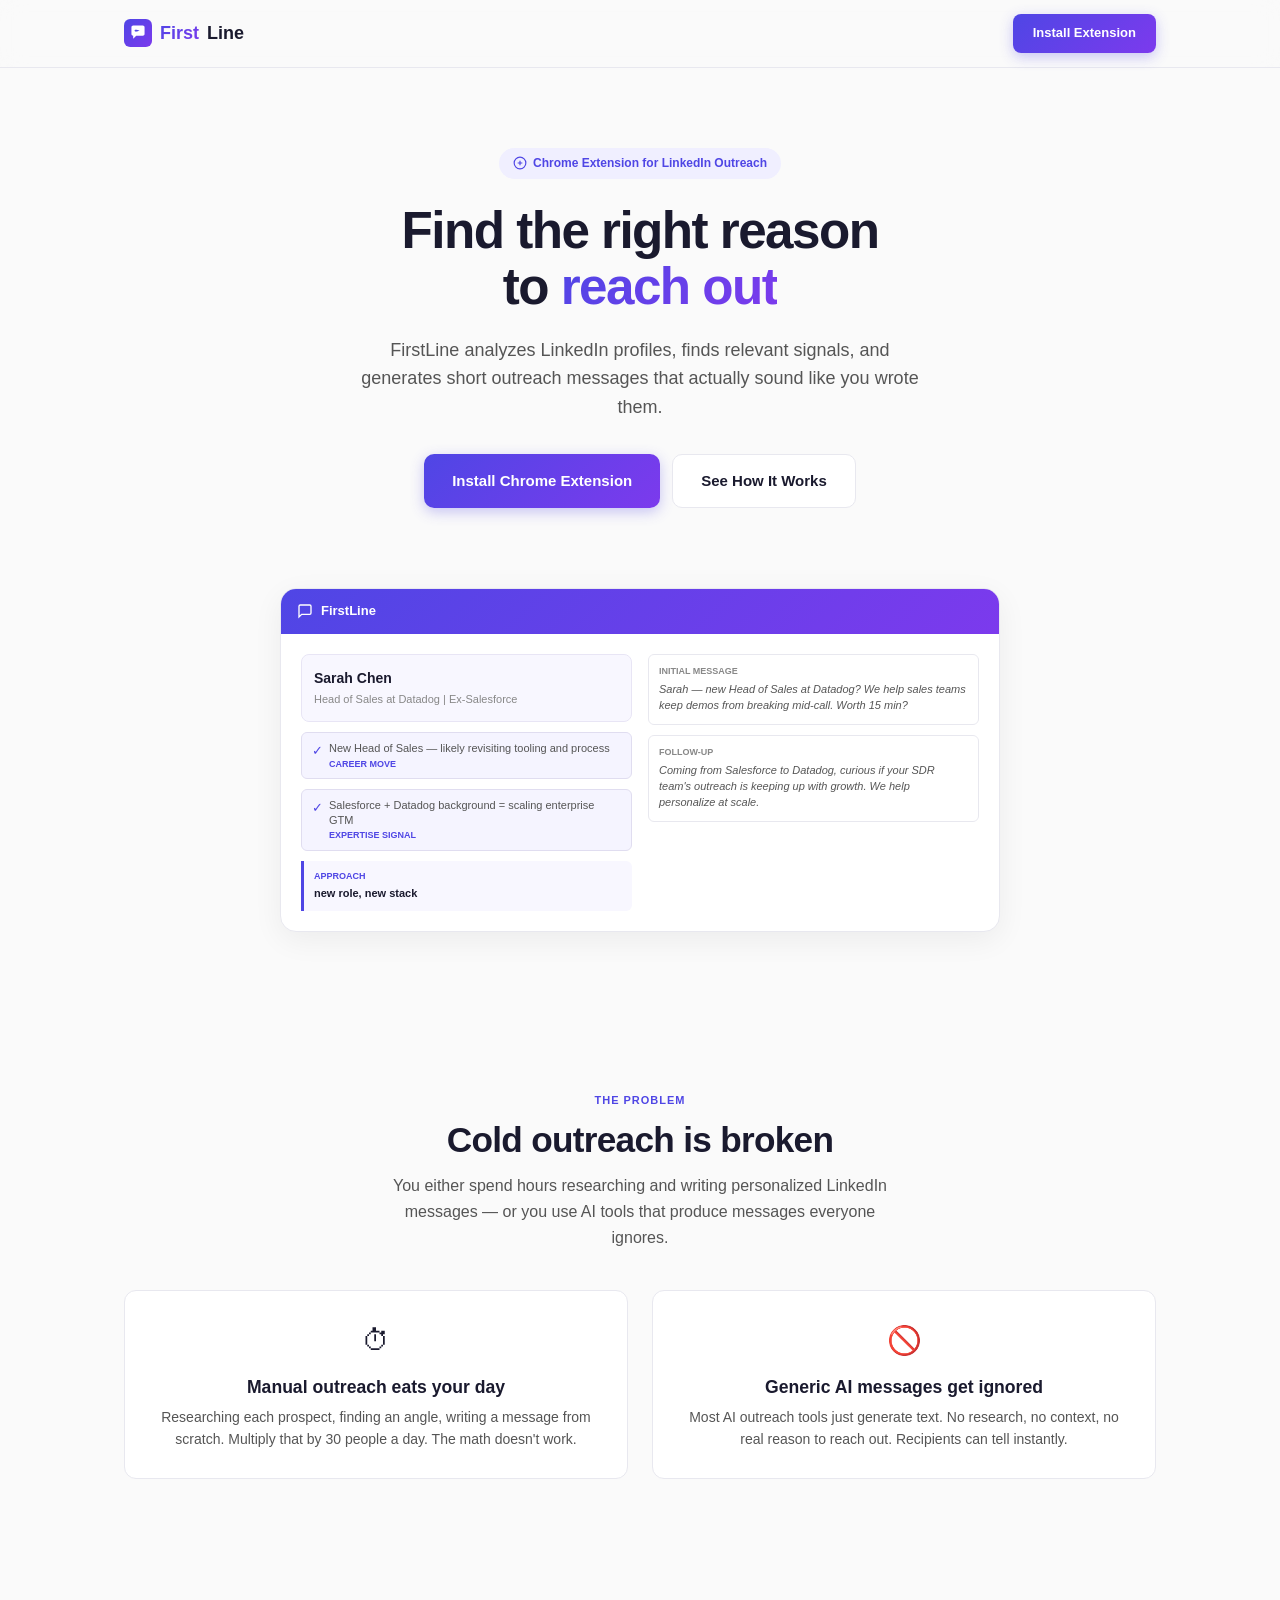
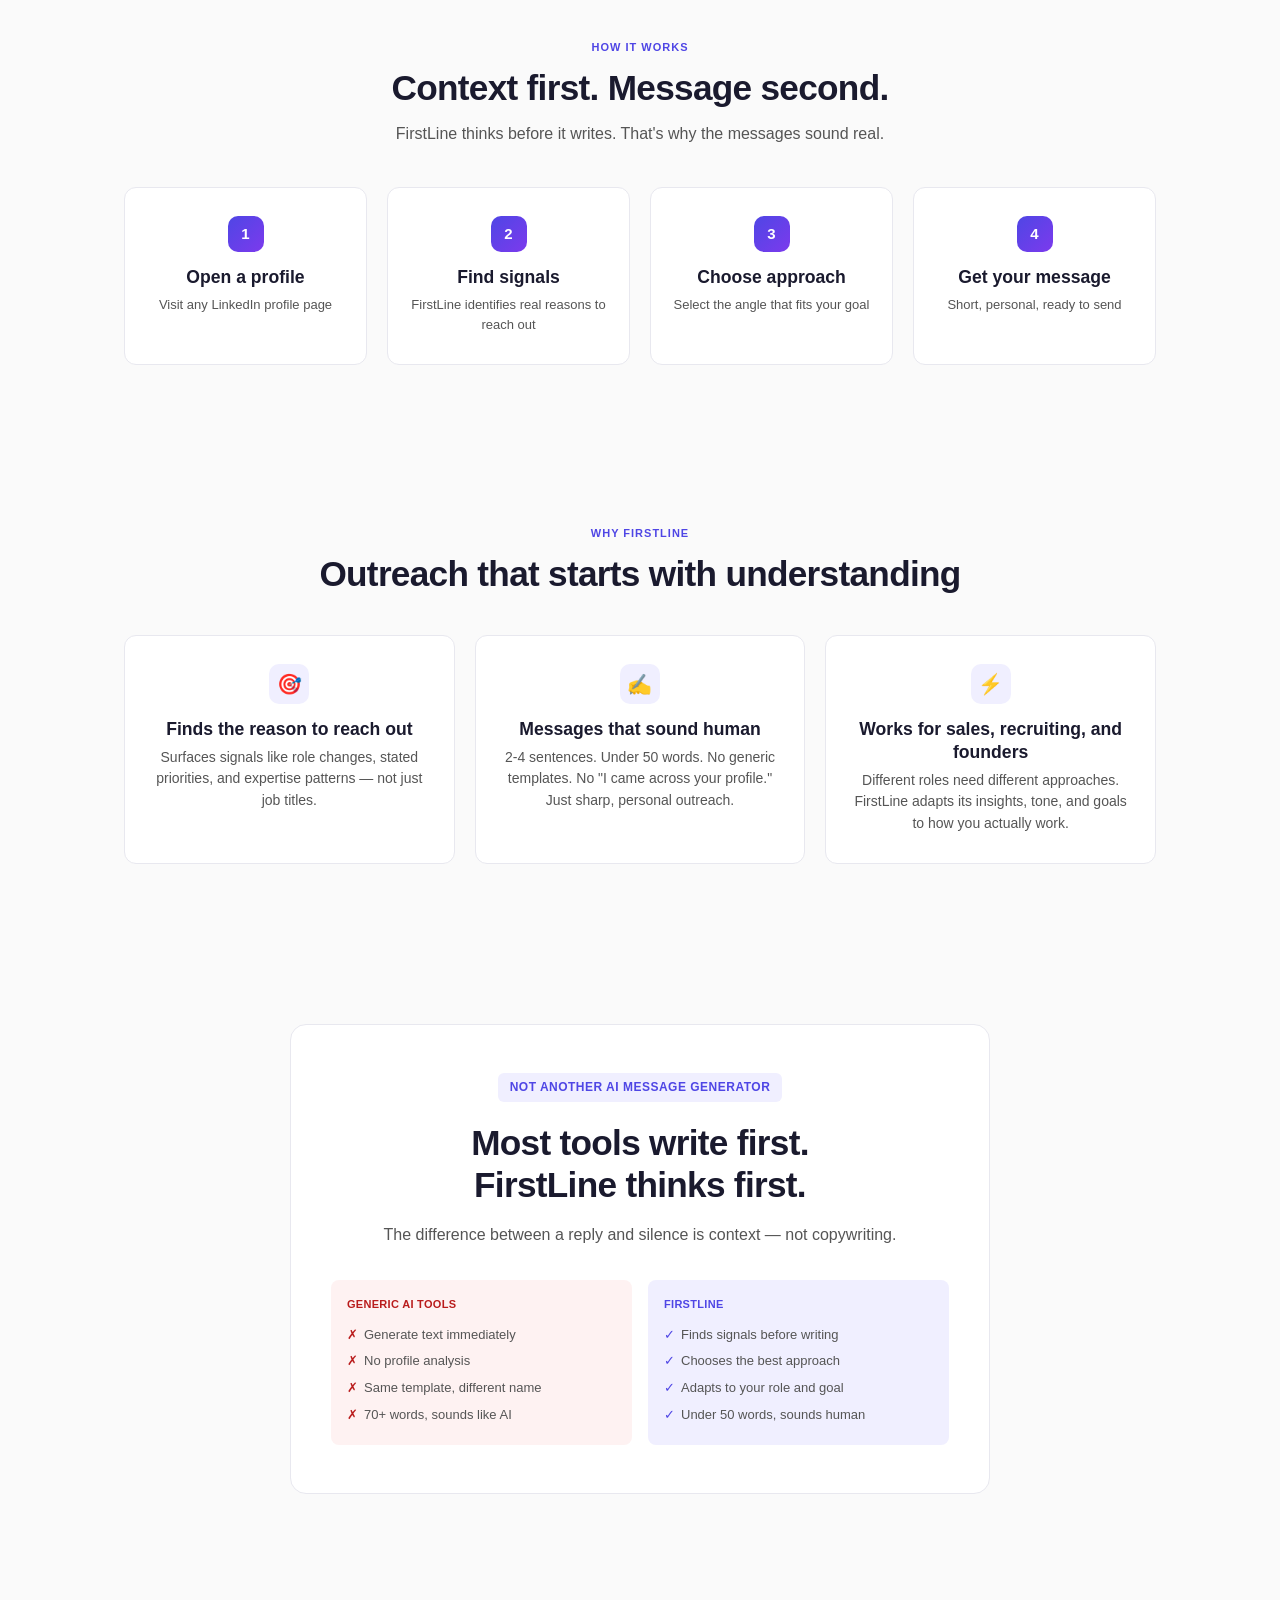
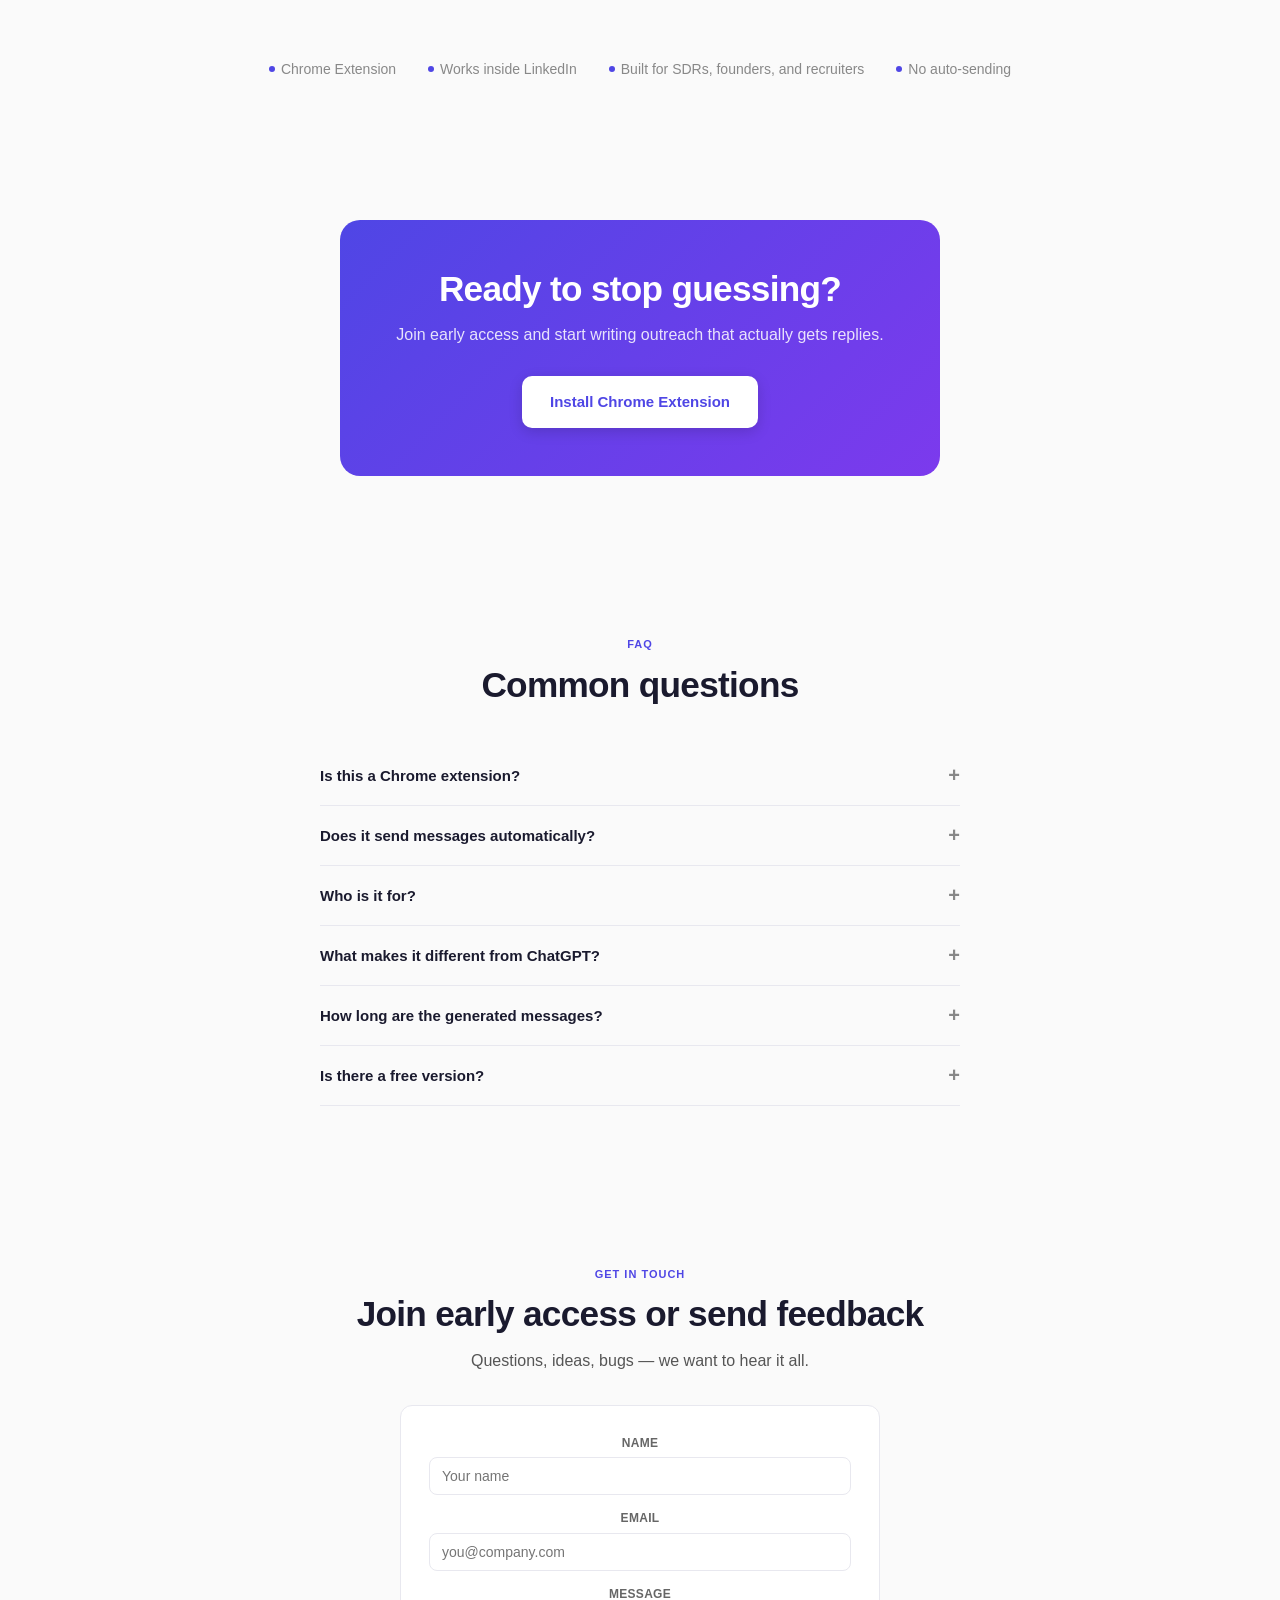
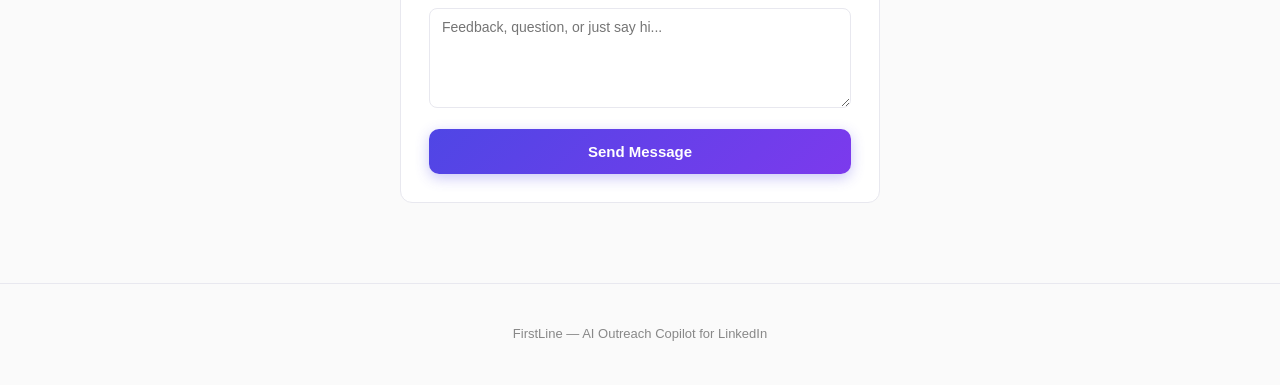
<file: landing/index.html>
<!DOCTYPE html>
<html lang="en">
<head>
<meta charset="utf-8">
<meta name="viewport" content="width=device-width, initial-scale=1">
<link rel="icon" type="image/png" href="/favicon.png">
<title>FirstLine — AI LinkedIn Outreach Tool for SDRs and Recruiters</title>
<meta name="description" content="Find the right reason to reach out. FirstLine analyzes LinkedIn profiles, finds personalized angles, and generates cold messages that get replies. Chrome extension for sales, recruiters, and founders.">
<meta name="keywords" content="LinkedIn outreach tool, AI cold message generator, personalized LinkedIn messages, SDR outreach tool, recruiter LinkedIn tool, cold outreach Chrome extension, LinkedIn message generator, sales outreach AI">

<!-- Open Graph -->
<meta property="og:title" content="FirstLine — AI LinkedIn Outreach Tool">
<meta property="og:description" content="Find the right reason to reach out. Analyze LinkedIn profiles, find personalized angles, generate cold messages that get replies.">
<meta property="og:type" content="website">
<meta property="og:url" content="https://firstline.to">

<!-- Twitter -->
<meta name="twitter:card" content="summary_large_image">
<meta name="twitter:title" content="FirstLine — AI LinkedIn Outreach Tool">
<meta name="twitter:description" content="Find the right reason to reach out. Generate personalized LinkedIn messages that actually feel personal.">

<link rel="canonical" href="https://firstline.to">

<!-- Analytics: replace with your Umami/Plausible/GA script after deploy -->
<!-- <script defer src="https://cloud.umami.is/script.js" data-website-id="YOUR_UMAMI_ID"></script> -->

<style>
/* ── Reset & Base ── */
*, *::before, *::after { margin: 0; padding: 0; box-sizing: border-box; }

:root {
  --indigo: #4f46e5;
  --purple: #7c3aed;
  --gradient: linear-gradient(135deg, #4f46e5, #7c3aed);
  --bg: #fafafa;
  --bg-white: #ffffff;
  --text: #1a1a2e;
  --text-secondary: #555;
  --text-muted: #888;
  --border: #e8e8ef;
  --radius: 12px;
  --max-w: 1080px;
}

html { scroll-behavior: smooth; }

body {
  font-family: -apple-system, BlinkMacSystemFont, 'Segoe UI', Inter, Roboto, sans-serif;
  background: var(--bg);
  color: var(--text);
  line-height: 1.6;
  -webkit-font-smoothing: antialiased;
}

.container { max-width: var(--max-w); margin: 0 auto; padding: 0 24px; }

h1 { font-size: clamp(2.2rem, 5vw, 3.2rem); font-weight: 800; line-height: 1.1; letter-spacing: -0.03em; }
h2 { font-size: clamp(1.6rem, 3vw, 2.2rem); font-weight: 700; line-height: 1.2; letter-spacing: -0.02em; }
h3 { font-size: 1.1rem; font-weight: 700; line-height: 1.3; }
p { color: var(--text-secondary); }

.btn {
  display: inline-flex; align-items: center; gap: 8px;
  padding: 14px 28px; border-radius: 10px; font-size: 15px; font-weight: 600;
  text-decoration: none; border: none; cursor: pointer; transition: all 0.2s;
  font-family: inherit;
}
.btn-primary { background: var(--gradient); color: #fff; box-shadow: 0 4px 14px rgba(79,70,229,0.3); }
.btn-primary:hover { transform: translateY(-1px); box-shadow: 0 6px 20px rgba(79,70,229,0.4); }
.btn-secondary { background: var(--bg-white); color: var(--text); border: 1px solid var(--border); }
.btn-secondary:hover { border-color: var(--indigo); color: var(--indigo); }

/* Nav */
nav {
  position: sticky; top: 0; z-index: 100;
  background: rgba(250,250,250,0.85); backdrop-filter: blur(12px);
  border-bottom: 1px solid var(--border);
}
.nav-inner {
  max-width: var(--max-w); margin: 0 auto; padding: 14px 24px;
  display: flex; align-items: center; justify-content: space-between;
}
.nav-logo { font-size: 18px; font-weight: 800; color: var(--text); text-decoration: none; display: flex; align-items: center; gap: 8px; }
.nav-logo span { background: var(--gradient); -webkit-background-clip: text; -webkit-text-fill-color: transparent; }
.nav-logo svg { width: 28px; height: 28px; flex-shrink: 0; }
.nav-cta { padding: 9px 20px; font-size: 13px; border-radius: 8px; }

/* Hero */
.hero { padding: 80px 0 60px; text-align: center; }
.hero-badge {
  display: inline-flex; align-items: center; gap: 6px;
  padding: 6px 14px; border-radius: 20px; font-size: 12px; font-weight: 600;
  background: #f0efff; color: var(--indigo); margin-bottom: 24px;
}
.hero-badge svg { width: 14px; height: 14px; }
.hero h1 { margin-bottom: 20px; }
.hero h1 em { font-style: normal; background: var(--gradient); -webkit-background-clip: text; -webkit-text-fill-color: transparent; }
.hero-sub { font-size: 18px; max-width: 560px; margin: 0 auto 32px; line-height: 1.6; }
.hero-ctas { display: flex; gap: 12px; justify-content: center; flex-wrap: wrap; }

/* Product Preview */
.preview { padding: 20px 0 80px; }
.preview-card {
  max-width: 720px; margin: 0 auto;
  background: var(--bg-white); border: 1px solid var(--border); border-radius: 16px;
  overflow: hidden; box-shadow: 0 8px 30px rgba(0,0,0,0.06);
}
.preview-header {
  padding: 12px 16px; background: var(--gradient); color: #fff;
  display: flex; align-items: center; gap: 8px; font-size: 13px; font-weight: 600;
}
.preview-body { padding: 20px; display: grid; grid-template-columns: 1fr 1fr; gap: 16px; }
@media (max-width: 600px) { .preview-body { grid-template-columns: 1fr; } }

.preview-left, .preview-right { display: flex; flex-direction: column; gap: 10px; }

.mock-profile { padding: 12px; background: #f8f7ff; border-radius: 8px; border: 1px solid #e8e5f5; }
.mock-name { font-weight: 700; font-size: 14px; color: var(--text); }
.mock-title { font-size: 11px; color: var(--text-muted); margin-top: 2px; }

.mock-insight {
  display: flex; align-items: flex-start; gap: 6px;
  padding: 8px 10px; background: #f5f4ff; border-radius: 6px;
  border: 1px solid #e0ddf0; font-size: 11px; line-height: 1.35; color: var(--text-secondary);
}
.mock-check { color: var(--indigo); font-size: 13px; margin-top: 1px; }
.mock-tag { font-size: 9px; font-weight: 700; text-transform: uppercase; color: var(--indigo); margin-top: 2px; }

.mock-approach { padding: 8px 10px; border-left: 3px solid var(--indigo); background: #f8f7ff; border-radius: 0 6px 6px 0; }
.mock-approach-label { font-size: 9px; font-weight: 700; text-transform: uppercase; color: var(--indigo); }
.mock-approach-text { font-size: 11px; font-weight: 600; color: var(--text); margin-top: 2px; }

.mock-message {
  padding: 10px; background: var(--bg-white); border: 1px solid var(--border); border-radius: 6px;
  font-size: 11px; line-height: 1.45; color: var(--text-secondary); font-style: italic;
}
.mock-message-label { font-size: 9px; font-weight: 700; text-transform: uppercase; color: var(--text-muted); margin-bottom: 4px; font-style: normal; }

/* Problem */
.problem { padding: 80px 0; }
.problem-grid { display: grid; grid-template-columns: 1fr 1fr; gap: 24px; margin-top: 40px; }
@media (max-width: 600px) { .problem-grid { grid-template-columns: 1fr; } }
.problem-card { padding: 28px; background: var(--bg-white); border: 1px solid var(--border); border-radius: var(--radius); }
.problem-card .icon { font-size: 28px; margin-bottom: 12px; }
.problem-card h3 { margin-bottom: 8px; }
.problem-card p { font-size: 14px; line-height: 1.55; }

/* How it works */
.how { padding: 80px 0; }
.steps { display: grid; grid-template-columns: repeat(4, 1fr); gap: 20px; margin-top: 40px; }
@media (max-width: 700px) { .steps { grid-template-columns: 1fr 1fr; } }
@media (max-width: 450px) { .steps { grid-template-columns: 1fr; } }
.step { text-align: center; padding: 28px 16px; background: var(--bg-white); border: 1px solid var(--border); border-radius: var(--radius); }
.step-num {
  display: inline-flex; align-items: center; justify-content: center;
  width: 36px; height: 36px; border-radius: 10px;
  background: var(--gradient); color: #fff; font-size: 15px; font-weight: 700; margin-bottom: 14px;
}
.step h3 { margin-bottom: 6px; }
.step p { font-size: 13px; }

/* Benefits */
.benefits { padding: 80px 0; }
.benefits-grid { display: grid; grid-template-columns: repeat(3, 1fr); gap: 20px; margin-top: 40px; }
@media (max-width: 650px) { .benefits-grid { grid-template-columns: 1fr; } }
.benefit { padding: 28px; background: var(--bg-white); border: 1px solid var(--border); border-radius: var(--radius); }
.benefit-icon {
  width: 40px; height: 40px; border-radius: 10px; background: #f0efff;
  display: flex; align-items: center; justify-content: center; margin: 0 auto 14px;
  color: var(--indigo); font-size: 20px;
}
.benefit h3 { margin-bottom: 6px; }
.benefit p { font-size: 14px; line-height: 1.55; }

/* Differentiator */
.diff { padding: 80px 0; }
.diff-inner {
  max-width: 700px; margin: 0 auto; text-align: center;
  padding: 48px 40px; background: var(--bg-white); border: 1px solid var(--border); border-radius: 16px;
}
.diff-tag {
  display: inline-block; padding: 5px 12px; border-radius: 6px;
  background: #f0efff; color: var(--indigo); font-size: 12px; font-weight: 700;
  text-transform: uppercase; letter-spacing: 0.5px; margin-bottom: 20px;
}
.diff h2 { margin-bottom: 16px; }
.diff p { font-size: 16px; max-width: 520px; margin: 0 auto; }
.diff-compare { display: grid; grid-template-columns: 1fr 1fr; gap: 16px; margin-top: 32px; text-align: left; }
@media (max-width: 500px) { .diff-compare { grid-template-columns: 1fr; } }
.diff-col { padding: 16px; border-radius: 8px; }
.diff-col.old { background: #fef2f2; }
.diff-col.new { background: #f0efff; }
.diff-col-label { font-size: 11px; font-weight: 700; text-transform: uppercase; letter-spacing: 0.3px; margin-bottom: 8px; }
.diff-col.old .diff-col-label { color: #b91c1c; }
.diff-col.new .diff-col-label { color: var(--indigo); }
.diff-col ul { list-style: none; font-size: 13px; }
.diff-col ul li { padding: 3px 0; color: var(--text-secondary); }
.diff-col ul li::before { margin-right: 6px; }
.diff-col.old ul li::before { content: "\2717"; color: #b91c1c; }
.diff-col.new ul li::before { content: "\2713"; color: var(--indigo); }

/* Trust */
.trust { padding: 60px 0; }
.trust-items { display: flex; gap: 32px; justify-content: center; flex-wrap: wrap; margin-top: 24px; }
.trust-item { font-size: 14px; color: var(--text-muted); display: flex; align-items: center; gap: 6px; }
.trust-dot { width: 6px; height: 6px; border-radius: 50%; background: var(--indigo); }

/* CTA bottom */
.cta-bottom { padding: 80px 0; text-align: center; }
.cta-box {
  max-width: 600px; margin: 0 auto; padding: 48px 40px;
  background: var(--gradient); border-radius: 20px; color: #fff;
}
.cta-box h2 { color: #fff; margin-bottom: 12px; }
.cta-box p { color: rgba(255,255,255,0.85); margin-bottom: 28px; }
.cta-box .btn { background: #fff; color: var(--indigo); font-weight: 700; box-shadow: 0 4px 14px rgba(0,0,0,0.15); }
.cta-box .btn:hover { transform: translateY(-1px); box-shadow: 0 6px 20px rgba(0,0,0,0.2); }

/* FAQ */
.faq { padding: 80px 0; }
.faq-list { max-width: 640px; margin: 40px auto 0; }
.faq-item { border-bottom: 1px solid var(--border); }
.faq-q {
  width: 100%; padding: 18px 0; background: none; border: none; cursor: pointer;
  font-size: 15px; font-weight: 600; color: var(--text); text-align: left;
  display: flex; justify-content: space-between; align-items: center; font-family: inherit;
}
.faq-q::after { content: "+"; font-size: 20px; color: var(--text-muted); transition: transform 0.2s; }
.faq-item.open .faq-q::after { content: "\2212"; }
.faq-a { display: none; padding: 0 0 18px; font-size: 14px; color: var(--text-secondary); line-height: 1.6; }
.faq-item.open .faq-a { display: block; }

/* Feedback form */
.feedback { padding: 80px 0; }
.feedback-form {
  max-width: 480px; margin: 32px auto 0;
  background: var(--bg-white); border: 1px solid var(--border); border-radius: var(--radius);
  padding: 28px;
}
.feedback-form .form-group { margin-bottom: 14px; }
.feedback-form label {
  display: block; font-size: 12px; font-weight: 600; color: #666;
  margin-bottom: 4px; text-transform: uppercase; letter-spacing: 0.3px;
}
.feedback-form input, .feedback-form textarea {
  width: 100%; padding: 10px 12px; border: 1px solid var(--border); border-radius: 8px;
  font-size: 14px; font-family: inherit; transition: border-color 0.15s;
}
.feedback-form input:focus, .feedback-form textarea:focus { outline: none; border-color: var(--indigo); }
.feedback-form textarea { resize: vertical; min-height: 100px; }
.feedback-form .btn { width: 100%; justify-content: center; }
.form-success { display: none; text-align: center; padding: 20px; font-size: 15px; color: var(--indigo); font-weight: 600; }

/* Footer */
footer { padding: 40px 0; border-top: 1px solid var(--border); text-align: center; }
footer p { font-size: 13px; color: var(--text-muted); }

/* Helpers */
.section-label {
  font-size: 11px; font-weight: 700; text-transform: uppercase;
  letter-spacing: 1px; color: var(--indigo); margin-bottom: 10px;
}
.section-sub { font-size: 16px; max-width: 520px; margin-top: 12px; }
.text-center { text-align: center; }
.mx-auto { margin-left: auto; margin-right: auto; }
</style>
</head>
<body>

<nav>
  <div class="nav-inner">
    <a href="#" class="nav-logo"><svg viewBox="0 0 128 128"><defs><linearGradient id="lg" x1="0%" y1="0%" x2="100%" y2="100%"><stop offset="0%" stop-color="#4f46e5"/><stop offset="100%" stop-color="#7c3aed"/></linearGradient></defs><rect width="128" height="128" rx="28" fill="url(#lg)"/><path d="M34 38C34 33.6 37.6 30 42 30H86C90.4 30 94 33.6 94 38V68C94 72.4 90.4 76 86 76H56L42 90V76C37.6 76 34 72.4 34 68Z" fill="white"/><path d="M52 48L72 53L52 58Z" fill="#4f46e5" opacity="0.9"/><rect x="48" y="50.5" width="18" height="5" rx="2.5" fill="#4f46e5" opacity="0.9"/></svg><span>First</span>Line</a>
    <a href="https://chrome.google.com/webstore/detail/geiiabdifdkkfcnpfpcaifcmedponkkf" target="_blank" class="btn btn-primary nav-cta">Install Extension</a>
  </div>
</nav>

<!-- Hero -->
<section class="hero">
  <div class="container">
    <div class="hero-badge">
      <svg viewBox="0 0 24 24" fill="none" stroke="currentColor" stroke-width="2"><circle cx="12" cy="12" r="10"/><path d="M12 8v8M8 12h8"/></svg>
      Chrome Extension for LinkedIn Outreach
    </div>
    <h1>Find the right reason<br>to <em>reach out</em></h1>
    <p class="hero-sub">FirstLine analyzes LinkedIn profiles, finds relevant signals, and generates short outreach messages that actually sound like you wrote them.</p>
    <div class="hero-ctas">
      <a href="https://chrome.google.com/webstore/detail/geiiabdifdkkfcnpfpcaifcmedponkkf" target="_blank" class="btn btn-primary">Install Chrome Extension</a>
      <a href="#how" class="btn btn-secondary">See How It Works</a>
    </div>
  </div>
</section>

<!-- Product Preview -->
<section class="preview">
  <div class="container">
    <div class="preview-card">
      <div class="preview-header">
        <svg width="16" height="16" viewBox="0 0 24 24" fill="none" stroke="currentColor" stroke-width="2" stroke-linecap="round"><path d="M21 15a2 2 0 0 1-2 2H7l-4 4V5a2 2 0 0 1 2-2h14a2 2 0 0 1 2 2z"/></svg>
        FirstLine
      </div>
      <div class="preview-body">
        <div class="preview-left">
          <div class="mock-profile">
            <div class="mock-name">Sarah Chen</div>
            <div class="mock-title">Head of Sales at Datadog | Ex-Salesforce</div>
          </div>
          <div class="mock-insight">
            <span class="mock-check">&#10003;</span>
            <div>
              <div>New Head of Sales — likely revisiting tooling and process</div>
              <div class="mock-tag">career move</div>
            </div>
          </div>
          <div class="mock-insight">
            <span class="mock-check">&#10003;</span>
            <div>
              <div>Salesforce + Datadog background = scaling enterprise GTM</div>
              <div class="mock-tag">expertise signal</div>
            </div>
          </div>
          <div class="mock-approach">
            <div class="mock-approach-label">Approach</div>
            <div class="mock-approach-text">new role, new stack</div>
          </div>
        </div>
        <div class="preview-right">
          <div class="mock-message">
            <div class="mock-message-label">Initial message</div>
            Sarah — new Head of Sales at Datadog? We help sales teams keep demos from breaking mid-call. Worth 15 min?
          </div>
          <div class="mock-message">
            <div class="mock-message-label">Follow-up</div>
            Coming from Salesforce to Datadog, curious if your SDR team's outreach is keeping up with growth. We help personalize at scale.
          </div>
        </div>
      </div>
    </div>
  </div>
</section>

<!-- Problem -->
<section class="problem">
  <div class="container text-center">
    <div class="section-label">The problem</div>
    <h2>Cold outreach is broken</h2>
    <p class="section-sub mx-auto">You either spend hours researching and writing personalized LinkedIn messages — or you use AI tools that produce messages everyone ignores.</p>
    <div class="problem-grid">
      <div class="problem-card">
        <div class="icon">&#9201;</div>
        <h3>Manual outreach eats your day</h3>
        <p>Researching each prospect, finding an angle, writing a message from scratch. Multiply that by 30 people a day. The math doesn't work.</p>
      </div>
      <div class="problem-card">
        <div class="icon">&#128683;</div>
        <h3>Generic AI messages get ignored</h3>
        <p>Most AI outreach tools just generate text. No research, no context, no real reason to reach out. Recipients can tell instantly.</p>
      </div>
    </div>
  </div>
</section>

<!-- How it works -->
<section class="how" id="how">
  <div class="container text-center">
    <div class="section-label">How it works</div>
    <h2>Context first. Message second.</h2>
    <p class="section-sub mx-auto">FirstLine thinks before it writes. That's why the messages sound real.</p>
    <div class="steps">
      <div class="step">
        <div class="step-num">1</div>
        <h3>Open a profile</h3>
        <p>Visit any LinkedIn profile page</p>
      </div>
      <div class="step">
        <div class="step-num">2</div>
        <h3>Find signals</h3>
        <p>FirstLine identifies real reasons to reach out</p>
      </div>
      <div class="step">
        <div class="step-num">3</div>
        <h3>Choose approach</h3>
        <p>Select the angle that fits your goal</p>
      </div>
      <div class="step">
        <div class="step-num">4</div>
        <h3>Get your message</h3>
        <p>Short, personal, ready to send</p>
      </div>
    </div>
  </div>
</section>

<!-- Benefits -->
<section class="benefits">
  <div class="container text-center">
    <div class="section-label">Why FirstLine</div>
    <h2>Outreach that starts with understanding</h2>
    <div class="benefits-grid">
      <div class="benefit">
        <div class="benefit-icon">&#127919;</div>
        <h3>Finds the reason to reach out</h3>
        <p>Surfaces signals like role changes, stated priorities, and expertise patterns — not just job titles.</p>
      </div>
      <div class="benefit">
        <div class="benefit-icon">&#9997;</div>
        <h3>Messages that sound human</h3>
        <p>2-4 sentences. Under 50 words. No generic templates. No "I came across your profile." Just sharp, personal outreach.</p>
      </div>
      <div class="benefit">
        <div class="benefit-icon">&#9889;</div>
        <h3>Works for sales, recruiting, and founders</h3>
        <p>Different roles need different approaches. FirstLine adapts its insights, tone, and goals to how you actually work.</p>
      </div>
    </div>
  </div>
</section>

<!-- Differentiator -->
<section class="diff">
  <div class="container">
    <div class="diff-inner">
      <div class="diff-tag">Not another AI message generator</div>
      <h2>Most tools write first.<br>FirstLine thinks first.</h2>
      <p>The difference between a reply and silence is context — not copywriting.</p>
      <div class="diff-compare">
        <div class="diff-col old">
          <div class="diff-col-label">Generic AI tools</div>
          <ul>
            <li>Generate text immediately</li>
            <li>No profile analysis</li>
            <li>Same template, different name</li>
            <li>70+ words, sounds like AI</li>
          </ul>
        </div>
        <div class="diff-col new">
          <div class="diff-col-label">FirstLine</div>
          <ul>
            <li>Finds signals before writing</li>
            <li>Chooses the best approach</li>
            <li>Adapts to your role and goal</li>
            <li>Under 50 words, sounds human</li>
          </ul>
        </div>
      </div>
    </div>
  </div>
</section>

<!-- Trust -->
<section class="trust">
  <div class="container text-center">
    <div class="trust-items">
      <div class="trust-item"><span class="trust-dot"></span> Chrome Extension</div>
      <div class="trust-item"><span class="trust-dot"></span> Works inside LinkedIn</div>
      <div class="trust-item"><span class="trust-dot"></span> Built for SDRs, founders, and recruiters</div>
      <div class="trust-item"><span class="trust-dot"></span> No auto-sending</div>
    </div>
  </div>
</section>

<!-- CTA -->
<section class="cta-bottom" id="cta">
  <div class="container">
    <div class="cta-box">
      <h2>Ready to stop guessing?</h2>
      <p>Join early access and start writing outreach that actually gets replies.</p>
      <a href="https://chrome.google.com/webstore/detail/geiiabdifdkkfcnpfpcaifcmedponkkf" target="_blank" class="btn">Install Chrome Extension</a>
    </div>
  </div>
</section>

<!-- FAQ -->
<section class="faq">
  <div class="container text-center">
    <div class="section-label">FAQ</div>
    <h2>Common questions</h2>
    <div class="faq-list">
      <div class="faq-item">
        <button class="faq-q">Is this a Chrome extension?</button>
        <div class="faq-a">Yes. FirstLine is a Chrome extension that adds a side panel directly inside LinkedIn. No switching tabs, no copy-pasting between tools. You open a profile, click the button, and get your message right there.</div>
      </div>
      <div class="faq-item">
        <button class="faq-q">Does it send messages automatically?</button>
        <div class="faq-a">No. FirstLine generates personalized messages for you to review, edit, and send yourself. You stay in full control of every LinkedIn interaction. We don't automate sending — that's how accounts get banned.</div>
      </div>
      <div class="faq-item">
        <button class="faq-q">Who is it for?</button>
        <div class="faq-a">SDRs and account executives doing cold outreach, recruiters sourcing passive candidates on LinkedIn, and founders doing manual outbound for their startups. Anyone who writes LinkedIn messages and wants them to actually get replies.</div>
      </div>
      <div class="faq-item">
        <button class="faq-q">What makes it different from ChatGPT?</button>
        <div class="faq-a">ChatGPT generates text from a blank prompt. FirstLine reads the LinkedIn profile first, finds specific reasons to reach out, picks the best approach, and then writes a short message grounded in real context. The result sounds like you did the research — because the AI actually did.</div>
      </div>
      <div class="faq-item">
        <button class="faq-q">How long are the generated messages?</button>
        <div class="faq-a">2-4 sentences, under 50 words. Short enough to read in 5 seconds on a phone screen. We intentionally keep messages short because that's what gets replies on LinkedIn — not long pitches.</div>
      </div>
      <div class="faq-item">
        <button class="faq-q">Is there a free version?</button>
        <div class="faq-a">Early access is free. We'll introduce a Pro plan later with unlimited usage, but early users will get special pricing. Sign up below to get in.</div>
      </div>
    </div>
  </div>
</section>

<!-- Feedback / Contact Form -->
<section class="feedback" id="feedback">
  <div class="container text-center">
    <div class="section-label">Get in touch</div>
    <h2>Join early access or send feedback</h2>
    <p class="section-sub mx-auto">Questions, ideas, bugs — we want to hear it all.</p>
    <div class="feedback-form">
      <form id="contactForm" action="https://formsubmit.co/ajax/m.mishchenkov@gmail.com" method="POST">
        <input type="hidden" name="_subject" value="FirstLine — New Message">
        <input type="hidden" name="_captcha" value="false">
        <div class="form-group">
          <label for="fname">Name</label>
          <input type="text" id="fname" name="name" placeholder="Your name" required>
        </div>
        <div class="form-group">
          <label for="femail">Email</label>
          <input type="email" id="femail" name="email" placeholder="you@company.com" required>
        </div>
        <div class="form-group">
          <label for="fmessage">Message</label>
          <textarea id="fmessage" name="message" placeholder="Feedback, question, or just say hi..." required></textarea>
        </div>
        <button type="submit" class="btn btn-primary">Send Message</button>
      </form>
      <div class="form-success" id="formSuccess">Thanks! We'll get back to you soon.</div>
    </div>
  </div>
</section>

<footer>
  <div class="container">
    <p>FirstLine &mdash; AI Outreach Copilot for LinkedIn</p>
  </div>
</footer>

<script>
// FAQ accordion
document.querySelectorAll('.faq-q').forEach(btn => {
  btn.addEventListener('click', () => {
    const item = btn.parentElement;
    const wasOpen = item.classList.contains('open');
    document.querySelectorAll('.faq-item').forEach(i => i.classList.remove('open'));
    if (!wasOpen) item.classList.add('open');
  });
});

// Feedback form — submit via AJAX
document.getElementById('contactForm').addEventListener('submit', async (e) => {
  e.preventDefault();
  const form = e.target;
  const btn = form.querySelector('button[type="submit"]');
  btn.textContent = 'Sending...';
  btn.disabled = true;

  try {
    const res = await fetch(form.action, {
      method: 'POST',
      headers: { 'Content-Type': 'application/json', 'Accept': 'application/json' },
      body: JSON.stringify(Object.fromEntries(new FormData(form))),
    });

    if (res.ok) {
      form.style.display = 'none';
      document.getElementById('formSuccess').style.display = 'block';
    } else {
      btn.textContent = 'Error — try again';
      btn.disabled = false;
    }
  } catch {
    btn.textContent = 'Error — try again';
    btn.disabled = false;
  }
});
</script>
</body>
</html>
</file>
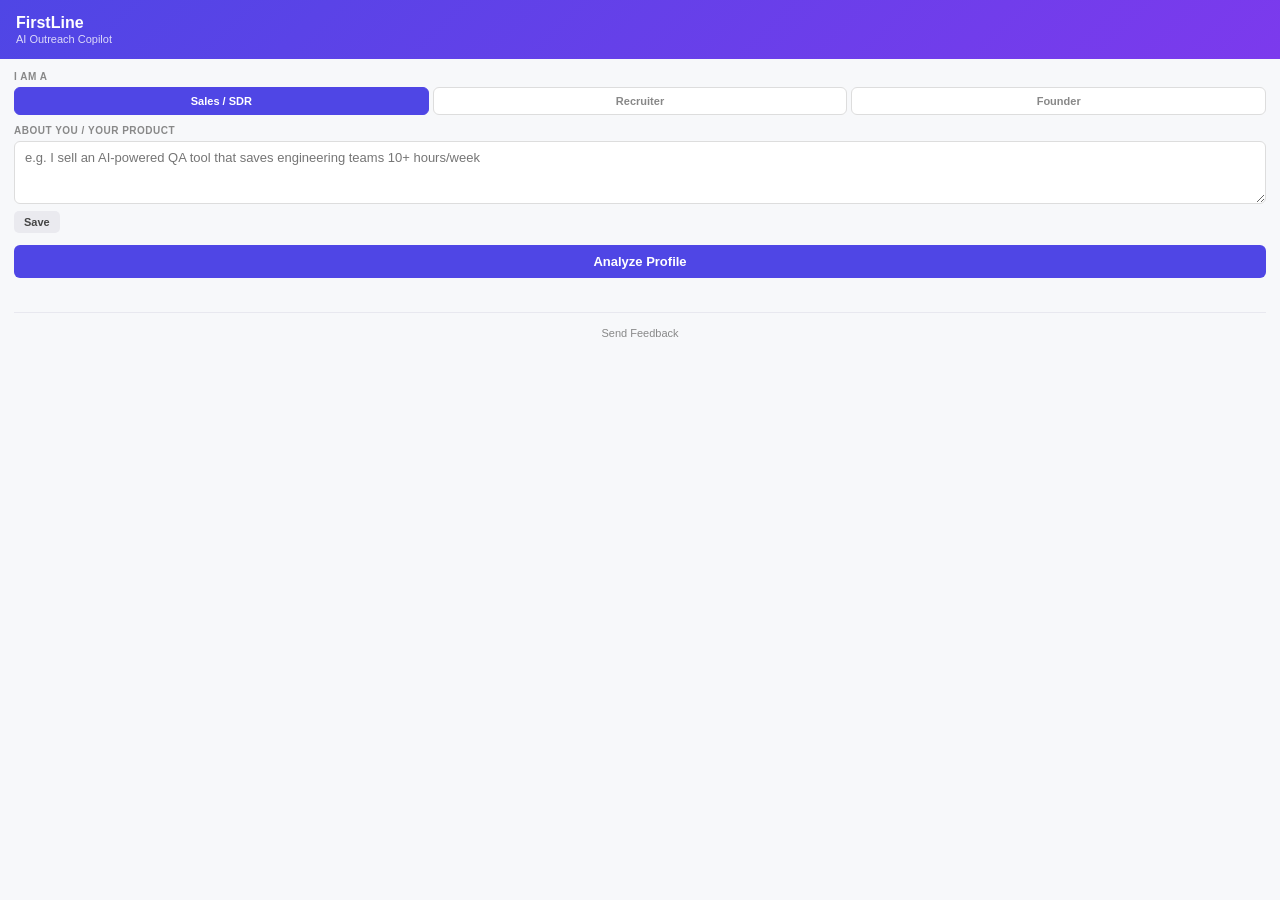
<file: extension/sidepanel.html>
<!DOCTYPE html>
<html lang="en">
<head>
  <meta charset="utf-8" />
  <link rel="stylesheet" href="styles.css" />
</head>
<body>
  <div class="header">
    <h1>FirstLine</h1>
    <p>AI Outreach Copilot</p>
  </div>

  <div class="container">
    <!-- Step 0: Role + Sender profile -->
    <section id="senderSection" class="section">
      <label class="label">I am a</label>
      <div class="role-selector" id="roleSelector">
        <button class="role-btn active" data-role="sales">Sales / SDR</button>
        <button class="role-btn" data-role="recruiter">Recruiter</button>
        <button class="role-btn" data-role="founder">Founder</button>
      </div>

      <label class="label" style="margin-top: 10px;" id="senderLabel">About you / your product</label>
      <textarea id="senderProfile" rows="3" placeholder="e.g. I sell an AI-powered QA tool that saves engineering teams 10+ hours/week"></textarea>
      <button id="saveSenderBtn" class="btn btn-sm">Save</button>
    </section>

    <!-- Step 1: Analyze -->
    <section class="section">
      <button id="analyzeBtn" class="btn btn-primary btn-full">Analyze Profile</button>
      <div id="profileInfo" class="profile-info hidden"></div>
      <div id="status" class="status"></div>
    </section>

    <!-- Step 2: Insights -->
    <section id="insightsSection" class="section hidden">
      <label class="label">Insights — select what to use</label>
      <div id="insightsList" class="insights-list"></div>
    </section>

    <!-- Step 3: Goal + Generate -->
    <section id="generateSection" class="section hidden">
      <label class="label">Outreach goal</label>
      <select id="goalSelect"></select>
      <button id="generateBtn" class="btn btn-primary btn-full" style="margin-top: 12px;">Generate Messages</button>
    </section>

    <!-- Step 4: Results -->
    <section id="resultsSection" class="section hidden">
      <div id="approachCard" class="approach-card hidden">
        <div class="approach-main">
          <span class="approach-label">Approach:</span>
          <span id="approachAngle"></span>
        </div>
        <div id="approachSub" class="approach-sub"></div>
      </div>
      <div class="tabs">
        <button class="tab active" data-tab="msg1">Initial</button>
        <button class="tab" data-tab="msg2">Follow-up</button>
      </div>

      <div id="msg1" class="tab-content active">
        <textarea id="message1" rows="8" readonly></textarea>
        <button class="btn btn-copy" data-target="message1">Copy</button>
      </div>

      <div id="msg2" class="tab-content">
        <textarea id="message2" rows="8" readonly></textarea>
        <button class="btn btn-copy" data-target="message2">Copy</button>
      </div>

      <button id="resetBtn" class="btn btn-sm" style="margin-top: 12px;">New Profile</button>
    </section>

    <!-- Feedback -->
    <div class="feedback-link">
      <a href="https://firstline.to#feedback" target="_blank" id="feedbackBtn">Send Feedback</a>
    </div>
  </div>

  <script src="sidepanel.js"></script>
</body>
</html>
</file>
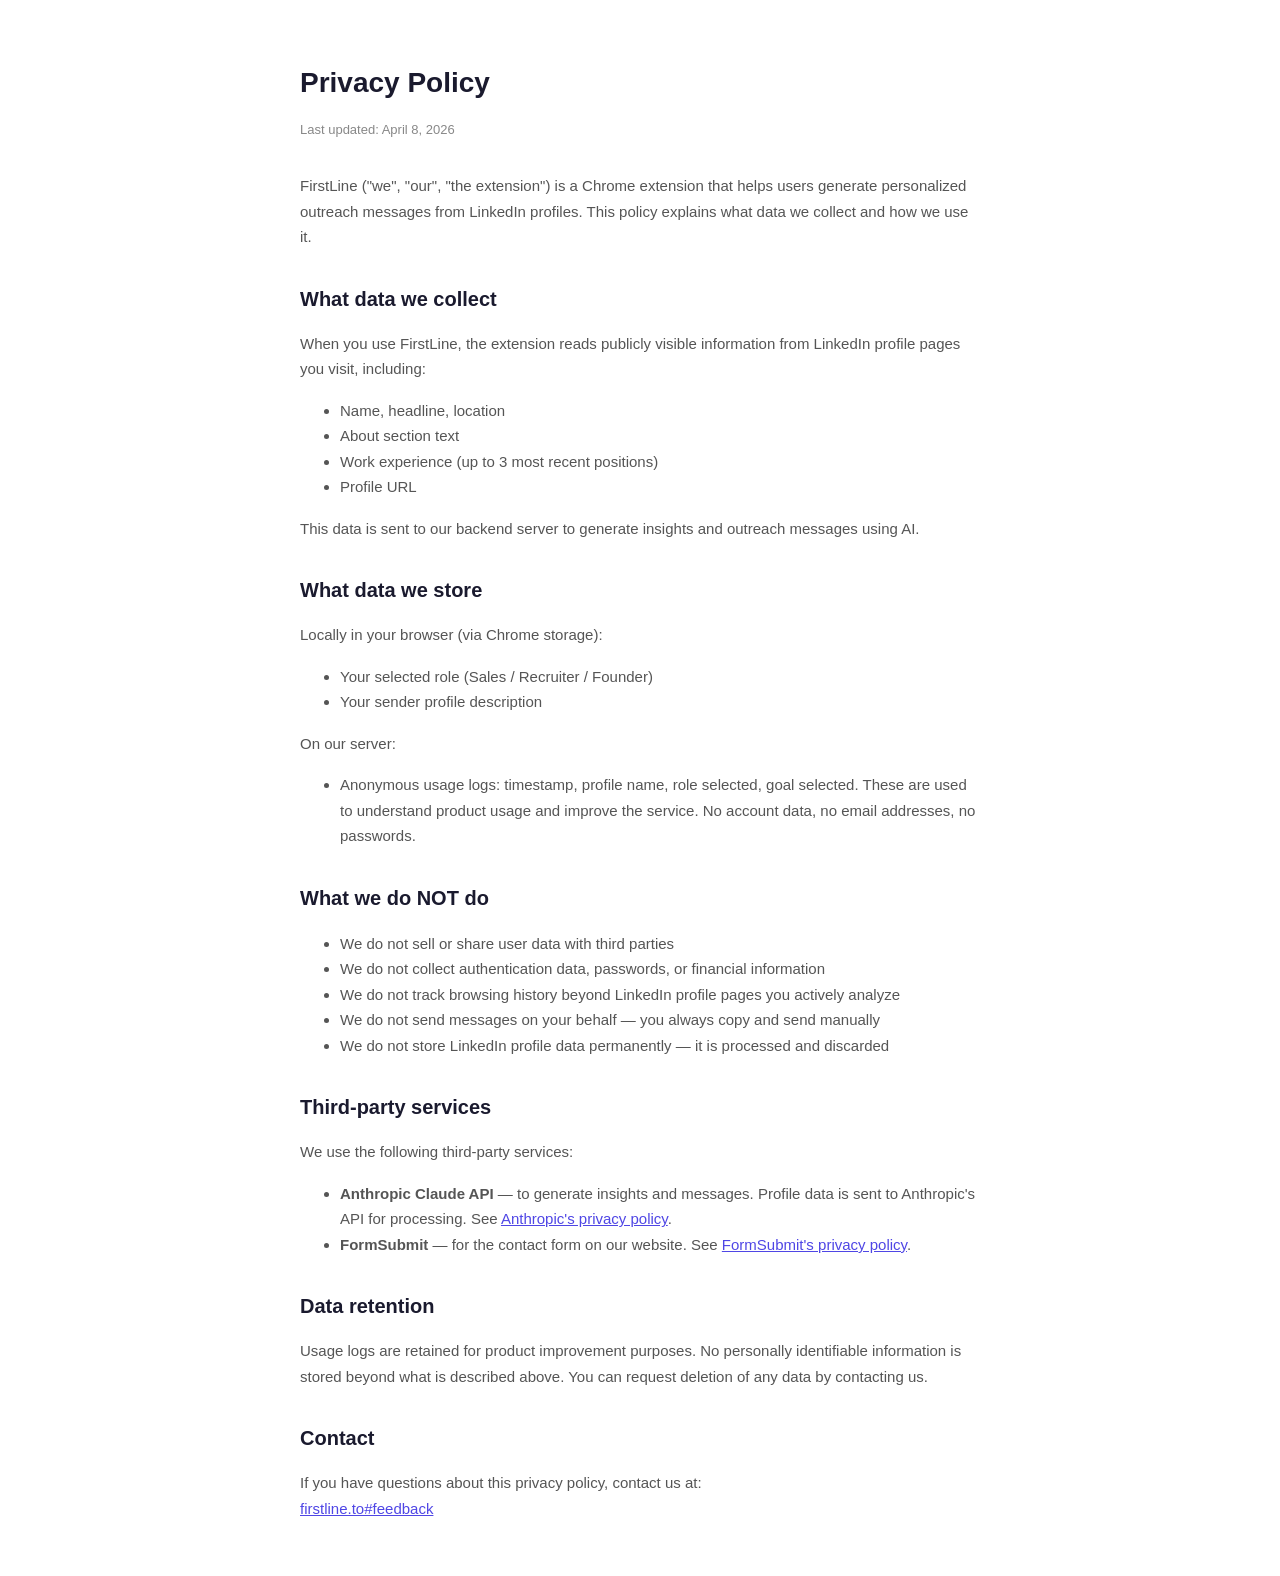
<file: landing/privacy.html>
<!DOCTYPE html>
<html lang="en">
<head>
<meta charset="utf-8">
<meta name="viewport" content="width=device-width, initial-scale=1">
<link rel="icon" type="image/png" href="/favicon.png">
<title>Privacy Policy — FirstLine</title>
<style>
body { font-family: -apple-system, BlinkMacSystemFont, 'Segoe UI', Roboto, sans-serif; max-width: 680px; margin: 0 auto; padding: 40px 24px; color: #1a1a2e; line-height: 1.7; }
h1 { font-size: 28px; margin-bottom: 8px; }
h2 { font-size: 20px; margin-top: 32px; margin-bottom: 8px; }
p, li { color: #555; font-size: 15px; }
a { color: #4f46e5; }
.updated { color: #888; font-size: 13px; margin-bottom: 32px; }
</style>
</head>
<body>
<h1>Privacy Policy</h1>
<p class="updated">Last updated: April 8, 2026</p>

<p>FirstLine ("we", "our", "the extension") is a Chrome extension that helps users generate personalized outreach messages from LinkedIn profiles. This policy explains what data we collect and how we use it.</p>

<h2>What data we collect</h2>
<p>When you use FirstLine, the extension reads publicly visible information from LinkedIn profile pages you visit, including:</p>
<ul>
<li>Name, headline, location</li>
<li>About section text</li>
<li>Work experience (up to 3 most recent positions)</li>
<li>Profile URL</li>
</ul>
<p>This data is sent to our backend server to generate insights and outreach messages using AI.</p>

<h2>What data we store</h2>
<p>Locally in your browser (via Chrome storage):</p>
<ul>
<li>Your selected role (Sales / Recruiter / Founder)</li>
<li>Your sender profile description</li>
</ul>
<p>On our server:</p>
<ul>
<li>Anonymous usage logs: timestamp, profile name, role selected, goal selected. These are used to understand product usage and improve the service. No account data, no email addresses, no passwords.</li>
</ul>

<h2>What we do NOT do</h2>
<ul>
<li>We do not sell or share user data with third parties</li>
<li>We do not collect authentication data, passwords, or financial information</li>
<li>We do not track browsing history beyond LinkedIn profile pages you actively analyze</li>
<li>We do not send messages on your behalf — you always copy and send manually</li>
<li>We do not store LinkedIn profile data permanently — it is processed and discarded</li>
</ul>

<h2>Third-party services</h2>
<p>We use the following third-party services:</p>
<ul>
<li><strong>Anthropic Claude API</strong> — to generate insights and messages. Profile data is sent to Anthropic's API for processing. See <a href="https://www.anthropic.com/privacy">Anthropic's privacy policy</a>.</li>
<li><strong>FormSubmit</strong> — for the contact form on our website. See <a href="https://formsubmit.co/privacy.pdf">FormSubmit's privacy policy</a>.</li>
</ul>

<h2>Data retention</h2>
<p>Usage logs are retained for product improvement purposes. No personally identifiable information is stored beyond what is described above. You can request deletion of any data by contacting us.</p>

<h2>Contact</h2>
<p>If you have questions about this privacy policy, contact us at:<br>
<a href="https://firstline.to#feedback">firstline.to#feedback</a></p>
</body>
</html>
</file>
<file: extension/styles.css>
* {
  margin: 0;
  padding: 0;
  box-sizing: border-box;
}

body {
  font-family: -apple-system, BlinkMacSystemFont, "Segoe UI", Roboto, sans-serif;
  background: #f7f8fa;
  color: #1a1a2e;
  font-size: 13px;
  width: 100%;
}

/* Header */
.header {
  background: linear-gradient(135deg, #4f46e5, #7c3aed);
  color: #fff;
  padding: 14px 16px;
}
.header h1 { font-size: 16px; font-weight: 700; }
.header p  { font-size: 11px; opacity: 0.8; margin-top: 1px; }

.container { padding: 12px 14px; }

.section { margin-bottom: 12px; }

/* Role selector */
.role-selector {
  display: flex;
  gap: 4px;
  margin-bottom: 4px;
}
.role-btn {
  flex: 1;
  padding: 7px 4px;
  border: 1px solid #ddd;
  border-radius: 6px;
  background: #fff;
  font-size: 11px;
  font-weight: 600;
  font-family: inherit;
  color: #888;
  cursor: pointer;
  transition: all 0.15s;
  text-align: center;
}
.role-btn:hover { border-color: #4f46e5; color: #4f46e5; }
.role-btn.active {
  background: #4f46e5;
  color: #fff;
  border-color: #4f46e5;
}

.label {
  display: block;
  font-size: 10px;
  font-weight: 700;
  text-transform: uppercase;
  letter-spacing: 0.5px;
  color: #888;
  margin-bottom: 5px;
}

textarea, select, input {
  width: 100%;
  padding: 8px 10px;
  border: 1px solid #ddd;
  border-radius: 6px;
  font-size: 13px;
  font-family: inherit;
  background: #fff;
  transition: border-color 0.15s;
}
textarea:focus, select:focus { outline: none; border-color: #4f46e5; }
textarea { resize: vertical; }

/* Buttons */
.btn {
  display: inline-flex;
  align-items: center;
  justify-content: center;
  padding: 9px 14px;
  border: none;
  border-radius: 6px;
  font-size: 13px;
  font-weight: 600;
  cursor: pointer;
  transition: all 0.15s;
  font-family: inherit;
}
.btn:disabled { opacity: 0.5; cursor: not-allowed; }
.btn-primary { background: #4f46e5; color: #fff; }
.btn-primary:hover:not(:disabled) { background: #4338ca; }
.btn-full { width: 100%; }
.btn-sm { padding: 5px 10px; font-size: 11px; margin-top: 4px; background: #eaeaef; color: #444; border-radius: 5px; }
.btn-sm:hover { background: #dddde5; }
.btn-copy { background: #4f46e5; color: #fff; margin-top: 6px; width: 100%; }
.btn-copy:hover { background: #4338ca; }

/* Profile info */
.profile-info {
  margin-top: 8px;
  padding: 8px 10px;
  background: #fff;
  border-radius: 6px;
  border: 1px solid #e8e8ef;
}
.profile-info .name { font-weight: 700; font-size: 13px; }
.profile-info .headline { color: #666; font-size: 11px; margin-top: 1px; }

/* Insights */
.insights-list {
  display: flex;
  flex-direction: column;
  gap: 5px;
}

.insight-item {
  display: flex;
  align-items: flex-start;
  gap: 8px;
  padding: 8px 10px;
  background: #fff;
  border: 1px solid #e0e0e8;
  border-radius: 6px;
  cursor: pointer;
  transition: border-color 0.15s;
}
.insight-item:hover { border-color: #4f46e5; }
.insight-item.selected { border-color: #4f46e5; background: #f5f4ff; }

.insight-item input[type="checkbox"] {
  width: 15px;
  height: 15px;
  min-width: 15px;
  margin-top: 1px;
  accent-color: #4f46e5;
  cursor: pointer;
}

.insight-text { font-size: 12px; line-height: 1.35; }
.insight-type {
  font-size: 9px;
  font-weight: 700;
  text-transform: uppercase;
  color: #4f46e5;
  margin-top: 2px;
  letter-spacing: 0.3px;
}

/* Tabs */
.tabs {
  display: flex;
  gap: 0;
  margin-bottom: 0;
  border-bottom: 1px solid #ddd;
}
.tab {
  flex: 1;
  padding: 7px;
  border: none;
  background: transparent;
  cursor: pointer;
  font-size: 12px;
  font-weight: 600;
  text-align: center;
  font-family: inherit;
  color: #888;
  border-bottom: 2px solid transparent;
  transition: all 0.15s;
}
.tab.active { color: #4f46e5; border-bottom-color: #4f46e5; }
.tab:hover { color: #4f46e5; }
.tab-content { display: none; padding-top: 8px; }
.tab-content.active { display: block; }

/* Status */
.status {
  text-align: center;
  margin-top: 6px;
  font-size: 11px;
  color: #888;
  min-height: 16px;
}
.status.error { color: #dc2626; }

/* Approach card */
.approach-card {
  padding: 6px 10px;
  background: #f8f7ff;
  border-left: 3px solid #4f46e5;
  border-radius: 0 6px 6px 0;
  margin-bottom: 10px;
}
.approach-main {
  font-size: 12px;
  font-weight: 600;
  color: #1a1a2e;
  margin-bottom: 3px;
}
.approach-main .approach-label {
  font-size: 10px;
  font-weight: 700;
  text-transform: uppercase;
  letter-spacing: 0.3px;
  color: #4f46e5;
  margin-right: 4px;
}
.approach-sub {
  font-size: 11px;
  color: #666;
  line-height: 1.35;
}

/* Feedback link */
.feedback-link {
  text-align: center;
  padding: 12px 0 4px;
  border-top: 1px solid #e8e8ef;
  margin-top: 8px;
}
.feedback-link a {
  font-size: 11px;
  color: #888;
  text-decoration: none;
}
.feedback-link a:hover {
  color: #4f46e5;
}

.hidden { display: none !important; }
</file>
